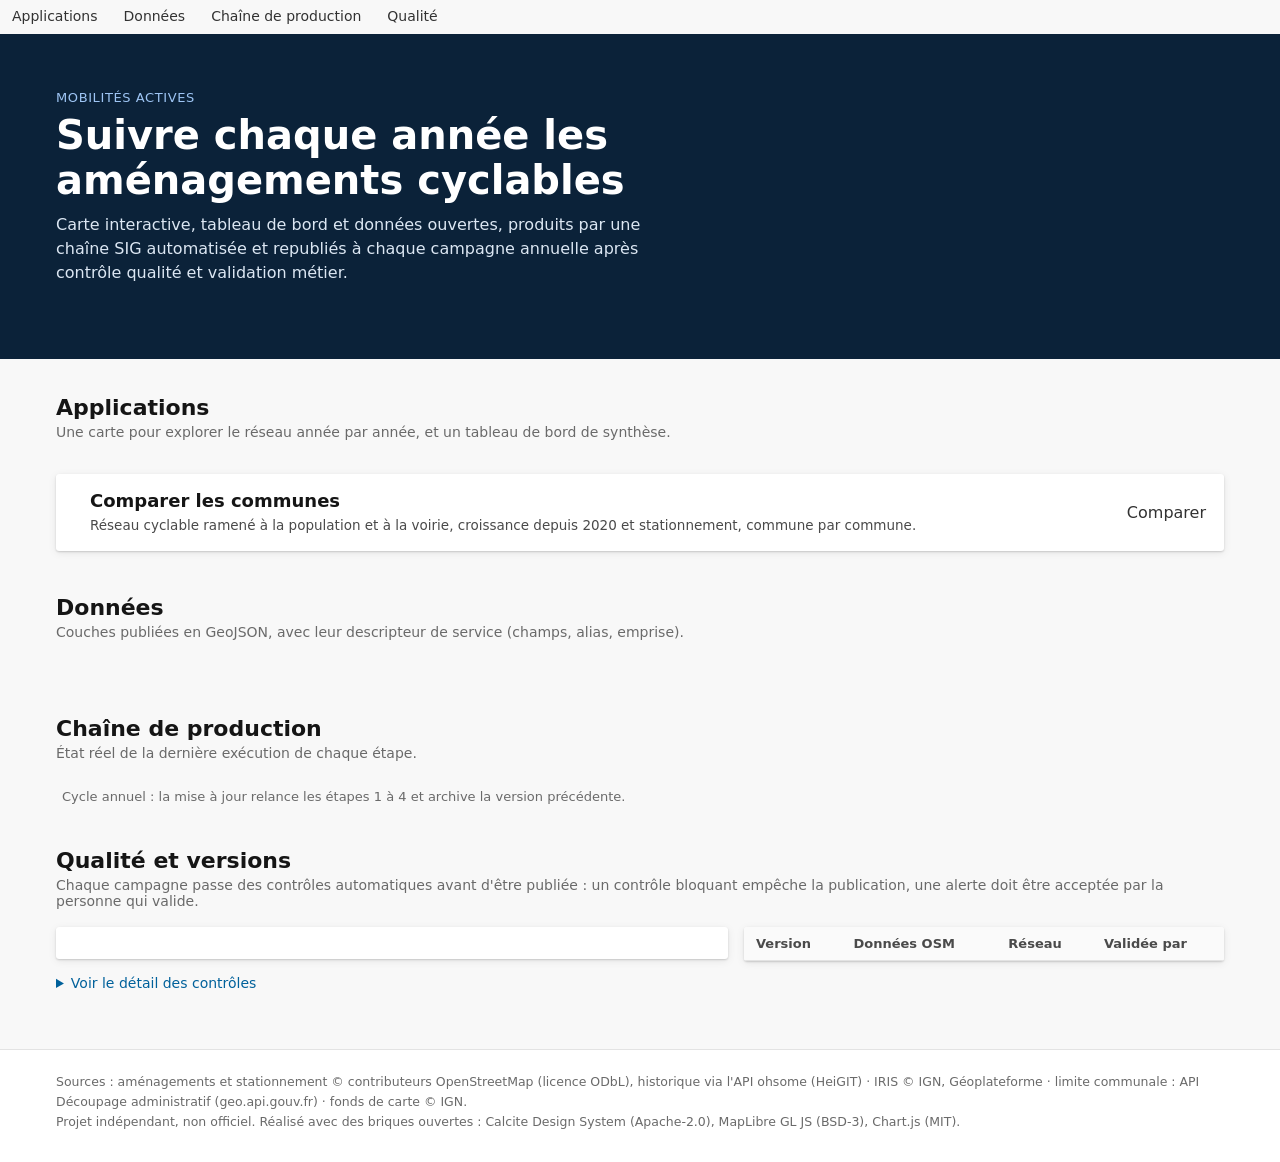
<file: index.html>
<!doctype html>
<html lang="fr">
<head>
<meta charset="utf-8">
<meta name="viewport" content="width=device-width, initial-scale=1">
<title>Montreuil à vélo</title>
<meta http-equiv="refresh" content="0; url=04_applications/index.html">
<link rel="canonical" href="04_applications/index.html">
<style>body { font-family: system-ui, sans-serif; margin: 40px 16px; color: #2b2b2b; background: #fff; }</style>
</head>
<body>
<p><a href="04_applications/index.html">Ouvrir le portail Montreuil à vélo</a></p>
</body>
</html>
</file>
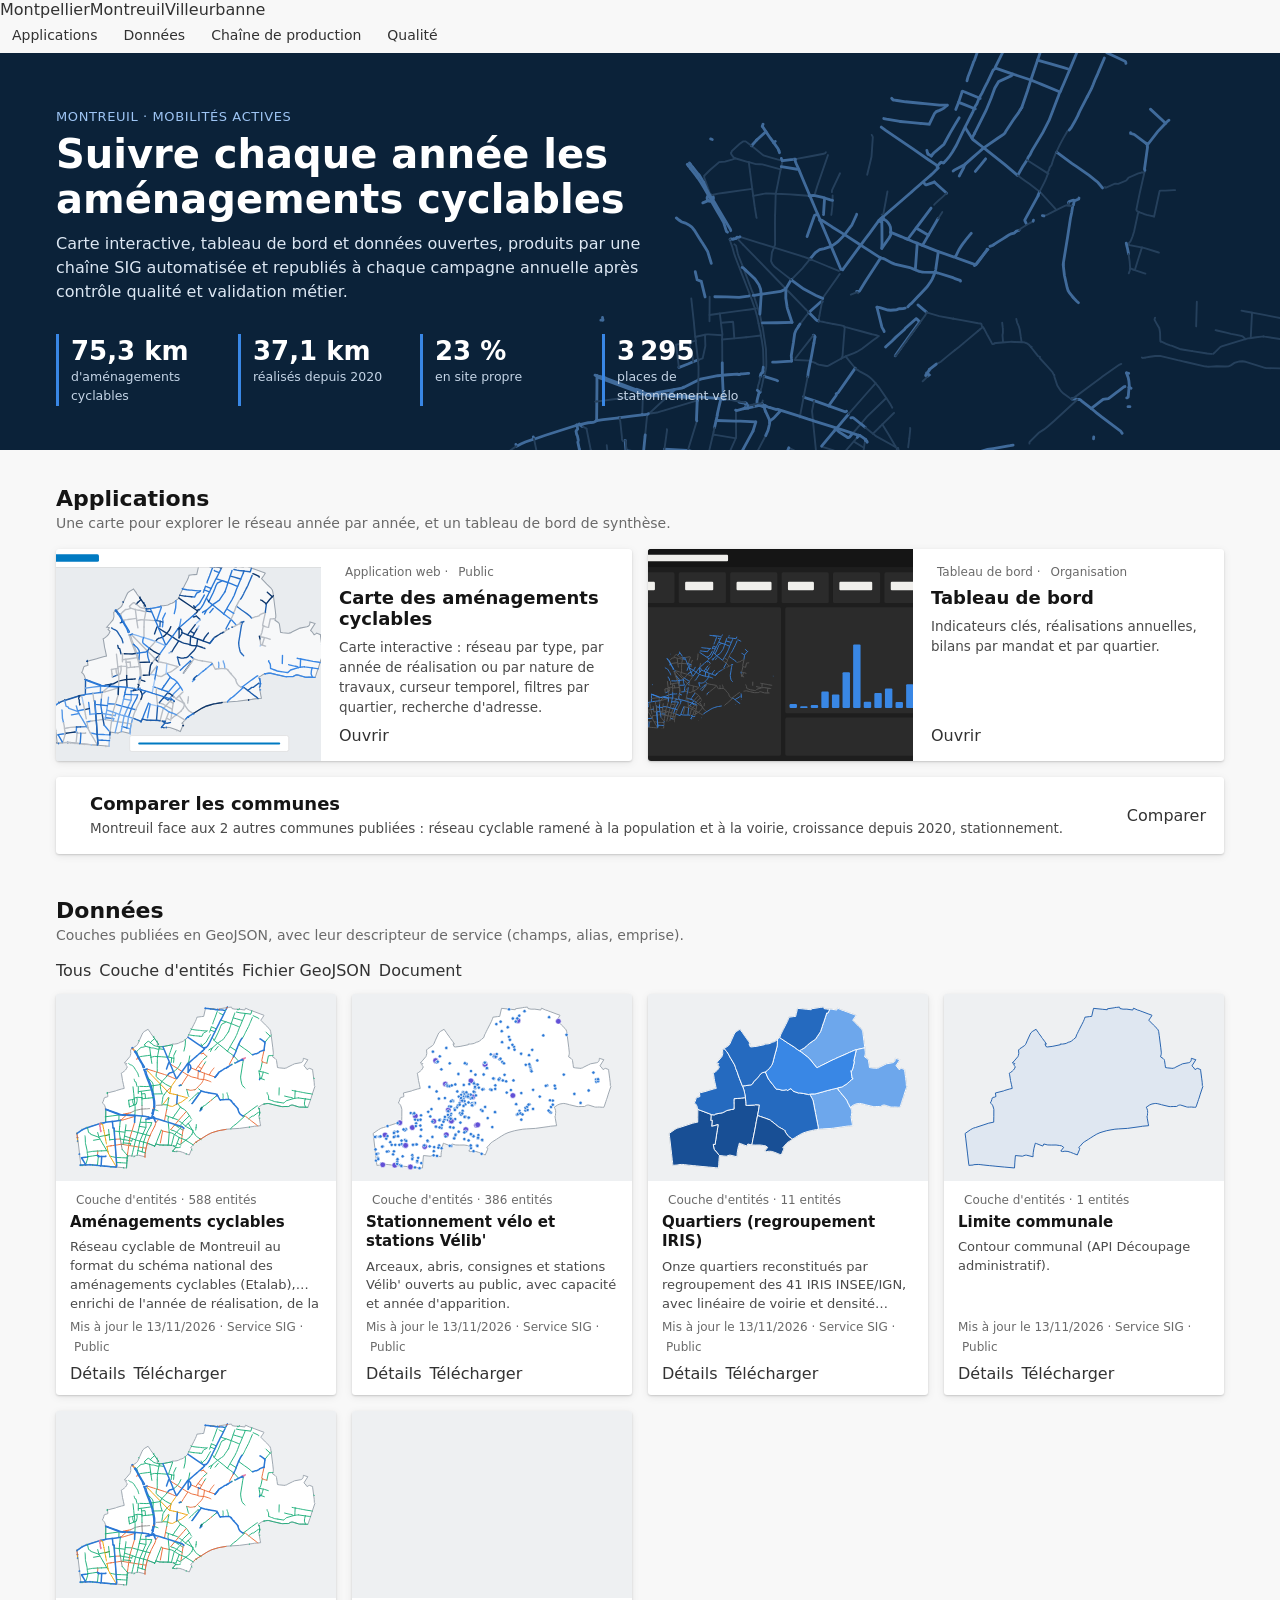
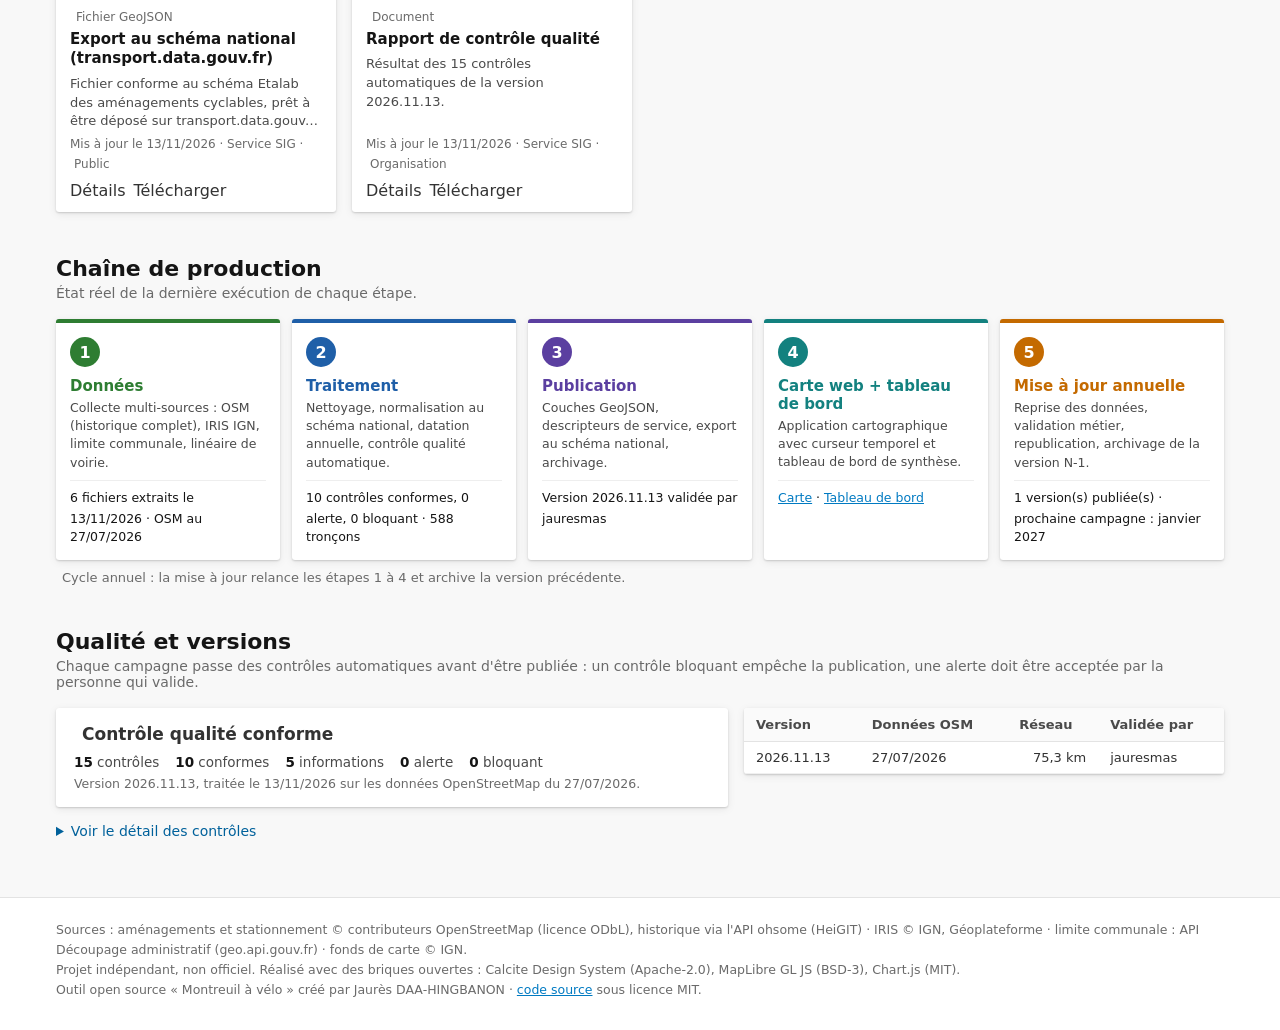
<file: 04_applications/index.html>
<!doctype html>
<html lang="fr">
<head>
<meta charset="utf-8">
<meta name="viewport" content="width=device-width, initial-scale=1">
<title>Portail vélo</title>
<meta name="description" content="Portail des données et applications de suivi annuel des aménagements cyclables">
<link rel="stylesheet" href="https://js.arcgis.com/calcite-components/2.13.2/calcite.css">
<script type="module" src="https://js.arcgis.com/calcite-components/2.13.2/calcite.esm.js"></script>
<link rel="stylesheet" href="assets/commun.css">
<style>
  body { background: #f8f8f8; }
  a { color: var(--mv-bleu); }
  .conteneur { max-width: 1200px; margin: 0 auto; padding: 0 16px; }
  .nav-liens { display: flex; gap: 2px; padding-inline-end: 12px; }
  .nav-liens a { color: #323232; text-decoration: none; font-size: 14px; padding: 8px 12px; border-bottom: 2px solid transparent; }
  .nav-liens a:hover { color: var(--mv-bleu); border-bottom-color: var(--mv-bleu); }

  .heros { position: relative; overflow: hidden; background: #0b2239; color: #fff; }
  .heros svg.reseau { position: absolute; right: -40px; top: -30px; height: 140%; opacity: .55; pointer-events: none; }
  .heros .conteneur { position: relative; padding-top: 56px; padding-bottom: 44px; }
  .heros .surtitre { font-size: 13px; letter-spacing: .6px; text-transform: uppercase; color: #9ec5f4; }
  .heros h1 { font-size: 40px; line-height: 1.12; margin: 8px 0 10px; font-weight: 600; max-width: 640px; }
  .heros p.intro { font-size: 16px; line-height: 1.5; max-width: 600px; margin: 0 0 22px; color: #dce7f3; }
  .heros calcite-input { max-width: 520px; }
  .chiffres { display: grid; grid-template-columns: repeat(4, minmax(0, 170px)); gap: 12px; margin-top: 30px; }
  .chiffre { border-left: 3px solid #3987e5; padding: 2px 0 2px 12px; }
  .chiffre b { display: block; font-size: 26px; font-weight: 600; }
  .chiffre span { font-size: 12.5px; color: #c4d4e6; }

  section.bloc { padding: 36px 0 8px; }
  .bloc h2 { font-size: 22px; font-weight: 600; margin: 0 0 4px; color: #151515; }
  .bloc .chapo { color: #6a6a6a; margin: 0 0 18px; font-size: 14px; }

  .applis { display: grid; grid-template-columns: 1fr 1fr; gap: 16px; }
  .appli { display: grid; grid-template-columns: 46% 1fr; background: #fff; box-shadow: var(--mv-carte-ombre); border-radius: 3px; overflow: hidden; }
  .appli img { width: 100%; height: 100%; object-fit: cover; display: block; background: #e9ecef; min-height: 180px; }
  .appli .txt { padding: 16px 18px; display: flex; flex-direction: column; gap: 8px; }
  .appli h3 { margin: 0; font-size: 18px; color: #151515; }
  .appli p { margin: 0; font-size: 13.5px; color: #4a4a4a; line-height: 1.5; flex: 1; }

  .comparer { display: flex; align-items: center; gap: 16px; margin-top: 16px; padding: 16px 18px; background: #fff;
    box-shadow: var(--mv-carte-ombre); border-radius: 3px; }
  .comparer > calcite-icon { color: #2a78d6; flex: none; }
  .comparer > div { flex: 1; min-width: 0; }
  .comparer h3 { margin: 0 0 4px; font-size: 18px; color: #151515; }
  .comparer p { margin: 0; font-size: 13.5px; color: #4a4a4a; line-height: 1.5; }
  @media (max-width: 560px) { .comparer { flex-wrap: wrap; } .comparer > calcite-icon { display: none; } }

  .filtres { display: flex; flex-wrap: wrap; gap: 8px; margin-bottom: 14px; }
  .grille-items { display: grid; grid-template-columns: repeat(auto-fill, minmax(260px, 1fr)); gap: 16px; }
  .item { background: #fff; border-radius: 3px; box-shadow: var(--mv-carte-ombre); display: flex; flex-direction: column; overflow: hidden; }
  .item .vign { aspect-ratio: 3 / 2; background: #eef0f2; display: grid; place-items: center; color: #9aa3ad; }
  .item .vign img { width: 100%; height: 100%; object-fit: cover; display: block; }
  .item .corps { padding: 12px 14px 10px; display: flex; flex-direction: column; gap: 6px; flex: 1; }
  .item .type { display: flex; align-items: center; gap: 6px; font-size: 12px; color: #6a6a6a; }
  .item h3 { margin: 0; font-size: 15px; line-height: 1.3; color: #151515; }
  .item p { margin: 0; font-size: 13px; color: #4a4a4a; line-height: 1.45; flex: 1; display: -webkit-box; -webkit-line-clamp: 3; -webkit-box-orient: vertical; overflow: hidden; }
  .item .meta { font-size: 12px; color: #6a6a6a; display: flex; align-items: center; gap: 6px; flex-wrap: wrap; }
  .item .actions { display: flex; gap: 8px; padding: 0 14px 12px; }
  .partage { display: inline-flex; align-items: center; gap: 4px; }

  .chaine { display: grid; grid-template-columns: repeat(5, minmax(0, 1fr)); gap: 12px; }
  .etape { background: #fff; border-radius: 3px; box-shadow: var(--mv-carte-ombre); padding: 14px; border-top: 4px solid var(--c); position: relative; }
  .etape .num { width: 30px; height: 30px; border-radius: 50%; background: var(--c); color: #fff; display: grid; place-items: center; font-weight: 600; }
  .etape h3 { margin: 10px 0 4px; font-size: 15px; color: var(--c-texte, var(--c)); }
  .etape .quoi { font-size: 12.5px; color: #4a4a4a; line-height: 1.45; margin: 0 0 8px; }
  .etape .etat { font-size: 12.5px; color: #151515; line-height: 1.45; border-top: 1px solid #eee; padding-top: 8px; }
  .etape .etat calcite-icon { vertical-align: -3px; }
  .cycle { margin-top: 10px; font-size: 13px; color: #6a6a6a; display: flex; align-items: center; gap: 6px; }

  .deux { display: grid; grid-template-columns: 1.4fr 1fr; gap: 16px; align-items: start; }
  .deux > * { min-width: 0; }
  .tableau { background: #fff; box-shadow: var(--mv-carte-ombre); border-radius: 3px; overflow: auto; }
  .tableau table { width: 100%; border-collapse: collapse; font-size: 13px; }
  .tableau th { text-align: left; font-weight: 600; color: #4a4a4a; padding: 9px 12px; border-bottom: 1px solid #e3e3e3; background: #fafafa; }
  .tableau td { padding: 8px 12px; border-bottom: 1px solid #f0f0f0; vertical-align: top; }
  .tableau td.n { text-align: right; font-variant-numeric: tabular-nums; }
  .statut { display: inline-flex; align-items: center; gap: 4px; font-weight: 600; white-space: nowrap; }
  .statut.OK { color: #006300; } .statut.INFO { color: #4a4a4a; } .statut.ALERTE { color: #8c4a00; } .statut.BLOQUANT { color: #b02a2a; }
  .qc-resume { background: #fff; box-shadow: var(--mv-carte-ombre); border-radius: 3px; padding: 16px 18px; }
  .qc-resume .qc-titre { display: flex; align-items: center; gap: 8px; font-size: 17px; font-weight: 600; }
  .qc-resume .qc-comptes { display: flex; flex-wrap: wrap; gap: 4px 16px; margin-top: 10px; font-size: 13.5px; color: #4a4a4a; }
  .qc-resume .qc-comptes b { font-variant-numeric: tabular-nums; color: #151515; }
  .qc-resume .qc-date { margin-top: 6px; font-size: 12.5px; color: #6a6a6a; }
  .qc-detail { margin-top: 10px; }
  .qc-detail summary { cursor: pointer; color: #00619b; font-size: 14px; padding: 6px 0; }
  .qc-detail .tableau { margin-top: 6px; }

  footer.pied { margin-top: 44px; background: #fff; border-top: 1px solid #e3e3e3; padding: 22px 0 30px; font-size: 12.5px; color: #6a6a6a; line-height: 1.6; }

  dialog.fiche { width: min(860px, calc(100vw - 32px)); max-height: calc(100vh - 48px); border: 0; padding: 0; border-radius: 4px;
    box-shadow: 0 8px 40px rgba(0,0,0,.35); font-family: var(--mv-police); color: #323232; }
  dialog.fiche::backdrop { background: rgba(0,0,0,.45); }
  .fiche-tete { display: flex; gap: 16px; padding: 18px 20px 0; align-items: flex-start; }
  .fiche-tete img { width: 150px; aspect-ratio: 3/2; object-fit: cover; border-radius: 2px; background: #eef0f2; flex: none; }
  .fiche-tete h2 { margin: 2px 0 6px; font-size: 20px; color: #151515; }
  .fiche-tete .type { font-size: 13px; color: #6a6a6a; display: flex; gap: 6px; align-items: center; }
  .fiche-onglets { padding: 0 20px; }
  .fiche-corps { padding: 14px 20px 20px; overflow: auto; max-height: calc(100vh - 300px); font-size: 13.5px; line-height: 1.55; }
  .fiche-corps dl { display: grid; grid-template-columns: 180px 1fr; gap: 6px 14px; margin: 12px 0 0; }
  .fiche-corps dt { color: #6a6a6a; } .fiche-corps dd { margin: 0; }
  .fiche-pied { display: flex; justify-content: flex-end; gap: 8px; padding: 12px 20px; border-top: 1px solid #eee; }

  @media (max-width: 960px) {
    .applis, .deux { grid-template-columns: 1fr; }
    .chaine { grid-template-columns: 1fr 1fr; }
    .chiffres { grid-template-columns: repeat(2, minmax(0, 1fr)); }
    .heros h1 { font-size: 30px; }
    .nav-liens { display: none; }
  }
  @media (max-width: 560px) {
    .heros svg.reseau { opacity: .2; }
    .appli { grid-template-columns: 1fr; }
    .appli img { aspect-ratio: 3/2; min-height: 0; }
    .chaine { grid-template-columns: 1fr; }
    .fiche-tete img { display: none; }
    .fiche-corps dl { grid-template-columns: 1fr; }
  }
</style>
</head>
<body>
<calcite-navigation>
  <calcite-navigation-logo slot="logo" icon="biking" heading="Portail vélo" description="Portail des données cyclables"></calcite-navigation-logo>
  <calcite-select slot="content-end" id="choix-commune" label="Commune" scale="s" hidden></calcite-select>
  <nav slot="content-end" class="nav-liens" aria-label="Sections">
    <a href="#applications">Applications</a><a href="#donnees">Données</a><a href="#chaine">Chaîne de production</a><a href="#qualite">Qualité</a>
  </nav>
</calcite-navigation>

<header class="heros">
  <svg class="reseau" id="reseau" aria-hidden="true"></svg>
  <div class="conteneur">
    <div class="surtitre" id="surtitre">Mobilités actives</div>
    <h1>Suivre chaque année les aménagements cyclables</h1>
    <p class="intro">Carte interactive, tableau de bord et données ouvertes, produits par une chaîne SIG automatisée
      et republiés à chaque campagne annuelle après contrôle qualité et validation métier.</p>
    <calcite-input id="q" icon="search" scale="l" placeholder="Rechercher une application ou un jeu de données" clearable label="Rechercher"></calcite-input>
    <div class="chiffres" id="chiffres"></div>
  </div>
</header>

<main class="conteneur">
  <section class="bloc" id="applications">
    <h2>Applications</h2>
    <p class="chapo">Une carte pour explorer le réseau année par année, et un tableau de bord de synthèse.</p>
    <div class="applis" id="applis"></div>
    <div class="comparer" id="comparer" hidden>
      <calcite-icon icon="graph-bar" scale="l"></calcite-icon>
      <div><h3>Comparer les communes</h3>
        <p id="comparer-texte">Réseau cyclable ramené à la population et à la voirie, croissance depuis 2020 et stationnement, commune par commune.</p></div>
      <calcite-button id="comparer-lien" icon-end="launch">Comparer</calcite-button>
    </div>
  </section>

  <section class="bloc" id="donnees">
    <h2>Données</h2>
    <p class="chapo">Couches publiées en GeoJSON, avec leur descripteur de service (champs, alias, emprise).</p>
    <div class="filtres" id="filtres"></div>
    <div class="grille-items" id="items"></div>
  </section>

  <section class="bloc" id="chaine">
    <h2>Chaîne de production</h2>
    <p class="chapo">État réel de la dernière exécution de chaque étape.</p>
    <div class="chaine" id="etapes"></div>
    <div class="cycle"><calcite-icon icon="refresh" scale="s"></calcite-icon>Cycle annuel : la mise à jour relance les étapes 1 à 4 et archive la version précédente.</div>
  </section>

  <section class="bloc" id="qualite">
    <h2>Qualité et versions</h2>
    <p class="chapo">Chaque campagne passe des contrôles automatiques avant d'être publiée : un contrôle bloquant empêche la publication,
      une alerte doit être acceptée par la personne qui valide.</p>
    <div class="deux">
      <div>
        <div class="qc-resume" id="qc-resume"></div>
        <details class="qc-detail">
          <summary>Voir le détail des contrôles</summary>
          <div class="tableau"><table><thead><tr><th>Code</th><th>Contrôle</th><th>Statut</th><th>Résultat</th></tr></thead><tbody id="qc"></tbody></table></div>
        </details>
      </div>
      <div class="tableau"><table><thead><tr><th>Version</th><th>Données OSM</th><th class="n">Réseau</th><th>Validée par</th></tr></thead><tbody id="versions"></tbody></table></div>
    </div>
  </section>
</main>

<footer class="pied">
  <div class="conteneur">
    Sources : aménagements et stationnement © contributeurs OpenStreetMap (licence ODbL), historique via l'API ohsome (HeiGIT) ·
    IRIS © IGN, Géoplateforme · limite communale : API Découpage administratif (geo.api.gouv.fr) · fonds de carte © IGN.<br>
    Projet indépendant, non officiel. Réalisé avec des briques ouvertes : Calcite Design System (Apache-2.0),
    MapLibre GL JS (BSD-3), Chart.js (MIT).<br>
    <span id="credit"></span>
  </div>
</footer>

<dialog class="fiche" id="fiche" aria-labelledby="fiche-titre"></dialog>

<script src="data/communes.js"></script>
<script src="assets/charger.js"></script>
<script src="assets/commun.js"></script>
<script>
(function () {
  const { D, fmt, echapper, A0, A1, dateDonnees, couleurType, commune, lien } = MV;
  const ind = D.indicateurs, t = ind.totaux, qc = D.qc;
  const depuis2020 = ind.par_annee.filter((p) => p.annee >= 2020).reduce((s, p) => s + p.km, 0);
  // Nom de la commune (lu dans les données) et choix de la commune quand plusieurs sont publiées
  document.title = `${commune.nom} à vélo · Portail`;
  document.querySelector("calcite-navigation-logo").heading = `${commune.nom} à vélo`;
  document.getElementById("surtitre").textContent = `${commune.nom} · Mobilités actives`;
  document.getElementById("credit").innerHTML = MV.credit;
  if (commune.autres) {
    const choix = document.getElementById("choix-commune");
    choix.innerHTML = MV_COMMUNES.communes.map((c) => `<calcite-option value="${echapper(c.dossier)}" ${c.dossier === commune.dossier ? "selected" : ""}>${echapper(c.nom)}</calcite-option>`).join("");
    choix.hidden = false;
    choix.addEventListener("calciteSelectChange", () => { location.href = `index.html?commune=${encodeURIComponent(choix.value)}`; });
    // Comparaison des communes, mise en avant de la commune affichée
    const n = MV_COMMUNES.communes.length;
    document.getElementById("comparer-texte").textContent = `${commune.nom} face ${n > 2 ? `aux ${n - 1} autres communes publiées` : "à l'autre commune publiée"} : ` +
      "réseau cyclable ramené à la population et à la voirie, croissance depuis 2020, stationnement.";
    document.getElementById("comparer-lien").href = lien("comparaison/index.html");
    document.getElementById("comparer").hidden = false;
  }
  if (window.innerWidth < 560) document.querySelector("calcite-navigation-logo").description = "Portail des données cyclables";

  // ---------- Bandeau : le réseau réel en filigrane ----------
  (function dessiner() {
    const fc = D.couches.amenagements_cyclables, [[x0, y0], [x1, y1]] = MV.emprise(D.couches.commune);
    const k = Math.cos(((y0 + y1) / 2) * Math.PI / 180), W = 700, H = W * (y1 - y0) / ((x1 - x0) * k);
    const px = (c) => `${(((c[0] - x0) * k) / ((x1 - x0) * k)) * W},${((y1 - c[1]) / (y1 - y0)) * H}`;
    const svg = document.getElementById("reseau");
    svg.setAttribute("viewBox", `0 0 ${W} ${H}`);
    svg.innerHTML = fc.features.map((f) => {
      const g = f.geometry, lignes = g.type === "LineString" ? [g.coordinates] : g.coordinates;
      const recent = (f.properties.annee_realisation || 0) >= 2020;
      return `<path d="${lignes.map((l) => "M" + l.map(px).join("L")).join("")}" fill="none" stroke="${recent ? "#6da7ec" : "#3c5a7a"}" stroke-width="${recent ? 2.4 : 1.6}" stroke-linecap="round"/>`;
    }).join("");
  })();
  document.getElementById("chiffres").innerHTML = [
    [fmt.n1(t.km_total) + " km", "d'aménagements cyclables"],
    [fmt.n1(depuis2020) + " km", "réalisés depuis 2020"],
    [fmt.n0(100 * t.part_site_propre) + " %", "en site propre"],
    [fmt.n0(t.places_declarees), "places de stationnement vélo"],
  ].map(([v, l]) => `<div class="chiffre"><b>${v}</b><span>${l}</span></div>`).join("");

  // ---------- Applications ----------
  const ICONES_TYPE = { "Application web": "map", "Tableau de bord": "dashboard", "Couche d'entités": "layers", "Fichier GeoJSON": "file", "Document": "file-report" };
  const partage = (p) => `<span class="partage"><calcite-icon icon="${p === "Public" ? "globe" : "organization"}" scale="s"></calcite-icon>${p}</span>`;
  const applis = D.catalogue.filter((i) => i.type === "Application web" || i.type === "Tableau de bord");
  document.getElementById("applis").innerHTML = applis.map((a) => `
    <article class="appli" data-cherche="${echapper((a.titre + " " + a.description + " " + a.tags.join(" ")).toLowerCase())}">
      <img src="${a.vignette}" alt="Aperçu : ${echapper(a.titre)}">
      <div class="txt">
        <div class="meta" style="font-size:12px;color:#6a6a6a;display:flex;gap:6px;align-items:center"><calcite-icon icon="${a.icone}" scale="s"></calcite-icon>${a.type} · ${partage(a.partage)}</div>
        <h3>${echapper(a.titre)}</h3><p>${echapper(a.description)}</p>
        <div><calcite-button href="${lien(a.url)}" icon-end="launch">Ouvrir</calcite-button></div>
      </div>
    </article>`).join("");

  // ---------- Éléments de données ----------
  const items = D.catalogue.filter((i) => !applis.includes(i));
  const familles = ["Tous", ...new Set(items.map((i) => i.type))];
  let famille = "Tous";
  document.getElementById("filtres").innerHTML = familles.map((f) =>
    `<calcite-chip value="${f}" ${f === "Tous" ? 'kind="brand"' : ""} appearance="${f === "Tous" ? "solid" : "outline-fill"}" scale="s" style="cursor:pointer" data-f="${f}">${f}</calcite-chip>`).join("");
  document.getElementById("filtres").addEventListener("click", (e) => {
    const c = e.target.closest("calcite-chip"); if (!c) return;
    famille = c.dataset.f;
    document.querySelectorAll("#filtres calcite-chip").forEach((x) => {
      const on = x.dataset.f === famille; x.kind = on ? "brand" : "neutral"; x.appearance = on ? "solid" : "outline-fill";
    });
    filtrer();
  });
  document.getElementById("items").innerHTML = items.map((i, n) => `
    <article class="item" data-n="${n}" data-type="${i.type}" data-cherche="${echapper((i.titre + " " + i.description + " " + i.tags.join(" ")).toLowerCase())}">
      <div class="vign">${i.vignette ? `<img src="${i.vignette}" alt="" loading="lazy">` : `<calcite-icon icon="${ICONES_TYPE[i.type] || "file"}" scale="l"></calcite-icon>`}</div>
      <div class="corps">
        <div class="type"><calcite-icon icon="${ICONES_TYPE[i.type] || "file"}" scale="s"></calcite-icon>${i.type}${i.nb_entites != null ? ` · ${fmt.n0(i.nb_entites)} entités` : ""}</div>
        <h3>${echapper(i.titre)}</h3><p>${echapper(i.description)}</p>
        <div class="meta">Mis à jour le ${fmt.date(i.modifie)} · ${echapper(i.proprietaire)} · ${partage(i.partage)}</div>
      </div>
      <div class="actions">
        <calcite-button appearance="outline" scale="s" data-fiche="${n}">Détails</calcite-button>
        <calcite-button appearance="transparent" scale="s" icon-start="download" href="${i.url}" download>Télécharger</calcite-button>
      </div>
    </article>`).join("");
  const champ = document.getElementById("q");
  function filtrer() {
    const q = (champ.value || "").toLowerCase().trim();
    document.querySelectorAll(".item").forEach((el) => {
      el.hidden = !((famille === "Tous" || el.dataset.type === famille) && (!q || el.dataset.cherche.includes(q)));
    });
    document.querySelectorAll(".appli").forEach((el) => { el.hidden = q && !el.dataset.cherche.includes(q); });
  }
  champ.addEventListener("calciteInputInput", filtrer);

  // ---------- Fiche d'élément (vue d'ensemble / données) ----------
  const fiche = document.getElementById("fiche");
  document.getElementById("items").addEventListener("click", (e) => {
    const b = e.target.closest("[data-fiche]"); if (!b) return;
    ouvrirFiche(items[+b.dataset.fiche]);
  });
  function ouvrirFiche(i) {
    const s = i.service ? D.services[i.service] : null;
    const e = s && s.emprise_wgs84;
    fiche.innerHTML = `
      <div class="fiche-tete">${i.vignette ? `<img src="${i.vignette}" alt="">` : ""}
        <div style="flex:1;min-width:0"><div class="type"><calcite-icon icon="${ICONES_TYPE[i.type] || "file"}" scale="s"></calcite-icon>${i.type}</div>
          <h2 id="fiche-titre">${echapper(i.titre)}</h2>
          <div class="type">Propriétaire : ${echapper(i.proprietaire)} · Mis à jour le ${fmt.date(i.modifie)} · ${partage(i.partage)}</div></div>
        <calcite-action icon="x" text="Fermer" id="fiche-fermer"></calcite-action>
      </div>
      <div class="fiche-onglets"><calcite-tabs>
        <calcite-tab-nav slot="title-group"><calcite-tab-title selected>Vue d'ensemble</calcite-tab-title>${s ? "<calcite-tab-title>Données</calcite-tab-title>" : ""}</calcite-tab-nav>
        <calcite-tab selected><div class="fiche-corps">
          <p>${echapper(i.description)}</p>
          <dl>
            <dt>Type</dt><dd>${i.type}</dd>
            ${s ? `<dt>Géométrie</dt><dd>${s.geometrie} · ${fmt.n0(s.nb_entites)} entités</dd><dt>Système de coordonnées</dt><dd>${s.systeme} (WGS 84) ; Lambert-93 dans le GeoPackage de travail</dd>
            <dt>Emprise</dt><dd>${e.map((x) => x.toFixed(4)).join(", ")}</dd><dt>URL du service</dt><dd><code>03_publication/${s.url}</code></dd>` : ""}
            <dt>Version</dt><dd>${i.version}</dd>
            <dt>Mots-clés</dt><dd>${i.tags.map(echapper).join(", ")}</dd>
            <dt>Licence</dt><dd>${i.type === "Document" ? "Usage interne" : "Open Database License (ODbL), données issues d'OpenStreetMap"}</dd>
          </dl></div></calcite-tab>
        ${s ? `<calcite-tab><div class="fiche-corps"><div class="tableau" style="box-shadow:none"><table><thead><tr><th>Champ</th><th>Alias</th><th>Type</th></tr></thead><tbody>
          ${s.champs.map((c) => `<tr><td><code>${c.nom}</code></td><td>${echapper(c.alias)}</td><td>${c.type}</td></tr>`).join("")}</tbody></table></div></div></calcite-tab>` : ""}
      </calcite-tabs></div>
      <div class="fiche-pied"><calcite-button appearance="outline" id="fiche-ok">Fermer</calcite-button>
        <calcite-button icon-start="download" href="${i.url}" download>Télécharger</calcite-button></div>`;
    fiche.showModal();
    fiche.querySelector("#fiche-fermer").onclick = fiche.querySelector("#fiche-ok").onclick = () => fiche.close();
  }
  fiche.addEventListener("click", (e) => { if (e.target === fiche) fiche.close(); });

  // ---------- Chaîne de production ----------
  const derniere = D.historique[D.historique.length - 1] || {};
  const nb = (s) => qc.controles.filter((c) => c.statut === s).length;
  const collecte = ind.meta.sources.length ? fmt.date(ind.meta.sources[0].extrait_le) : "inconnue";
  const ok = `<calcite-icon icon="check-circle" scale="s" style="color:#006300"></calcite-icon>`;
  const alerte = `<calcite-icon icon="exclamation-mark-triangle" scale="s" style="color:#8c4a00"></calcite-icon>`;
  const ETAPES = [
    { n: 1, c: "#2e7d32", titre: "Données", quoi: "Collecte multi-sources : OSM (historique complet), IRIS IGN, limite communale, linéaire de voirie.",
      etat: `${ok} ${ind.meta.sources.length} fichiers extraits le ${collecte} · OSM au ${fmt.date(dateDonnees)}` },
    { n: 2, c: "#1f5fa8", titre: "Traitement", quoi: "Nettoyage, normalisation au schéma national, datation annuelle, contrôle qualité automatique.",
      etat: `${qc.statut_global === "OK" ? ok : alerte} ${nb("OK")} contrôles conformes, ${nb("ALERTE")} alerte, ${nb("BLOQUANT")} bloquant · ${fmt.n0(t.nb_objets)} tronçons` },
    { n: 3, c: "#5b3fa0", titre: "Publication", quoi: "Couches GeoJSON, descripteurs de service, export au schéma national, archivage.",
      etat: `${ok} Version ${D.version}${derniere.valide_par ? ` validée par ${echapper(derniere.valide_par)}` : ""}` },
    { n: 4, c: "#13817f", titre: "Carte web + tableau de bord", quoi: "Application cartographique avec curseur temporel et tableau de bord de synthèse.",
      etat: `${ok} <a href="${lien("carte/index.html")}">Carte</a> · <a href="${lien("tableau-de-bord/index.html")}">Tableau de bord</a>` },
    { n: 5, c: "#c46a00", titre: "Mise à jour annuelle", quoi: "Reprise des données, validation métier, republication, archivage de la version N-1.",
      etat: `${ok} ${D.historique.length} version(s) publiée(s) · prochaine campagne : janvier ${new Date(D.historique[0]?.publie_le || Date.now()).getFullYear() + 1}` },
  ];
  document.getElementById("etapes").innerHTML = ETAPES.map((e) => `<article class="etape" style="--c:${e.c}">
    <div class="num">${e.n}</div><h3>${e.titre}</h3><p class="quoi">${e.quoi}</p><div class="etat">${e.etat}</div></article>`).join("");

  // ---------- Qualité et versions ----------
  const ICO = { OK: "check-circle", INFO: "information", ALERTE: "exclamation-mark-triangle", BLOQUANT: "x-circle" };
  const LIB = { OK: "Conforme", INFO: "Information", ALERTE: "Alerte", BLOQUANT: "Bloquant" };
  const pluriel = (n, mot) => `<b>${n}</b> ${mot}${n > 1 ? "s" : ""}`;
  const verdict = { OK: "Contrôle qualité conforme", ALERTE: "Contrôle qualité conforme, avec alerte acceptée", BLOQUANT: "Contrôle qualité bloquant" }[qc.statut_global];
  document.getElementById("qc-resume").innerHTML = `
    <div class="qc-titre"><span class="statut ${qc.statut_global}"><calcite-icon icon="${ICO[qc.statut_global]}" scale="m"></calcite-icon></span>${verdict}</div>
    <div class="qc-comptes"><span>${pluriel(qc.controles.length, "contrôle")}</span><span>${pluriel(nb("OK"), "conforme")}</span>
      <span>${pluriel(nb("INFO"), "information")}</span><span>${pluriel(nb("ALERTE"), "alerte")}</span><span>${pluriel(nb("BLOQUANT"), "bloquant")}</span></div>
    <div class="qc-date">Version ${qc.version}, traitée le ${fmt.date(ind.meta.date_traitement)} sur les données OpenStreetMap du ${fmt.date(dateDonnees)}.</div>`;
  document.getElementById("qc").innerHTML = qc.controles.map((c) => `<tr><td>${c.code}</td><td>${echapper(c.controle)}</td>
    <td><span class="statut ${c.statut}"><calcite-icon icon="${ICO[c.statut]}" scale="s"></calcite-icon>${LIB[c.statut]}</span></td><td>${echapper(c.valeur)}</td></tr>`).join("");
  document.getElementById("versions").innerHTML = [...D.historique].reverse().map((h) => `<tr><td>${h.version}</td><td>${fmt.date(h.donnees_osm)}</td>
    <td class="n">${fmt.km(h.km_total)}</td><td>${echapper(h.valide_par || "non renseigné")}</td></tr>`).join("");
})();
</script>
</body>
</html>
</file>
<file: 04_applications/assets/commun.css>
/* Styles partagés par le portail, la carte et le tableau de bord (Calcite Design System) */
:root {
  --mv-police: "Avenir Next LT Pro", "Avenir Next", Avenir, "Segoe UI", system-ui, -apple-system, sans-serif;
  --mv-bleu: #007ac2;
  --mv-bleu-fonce: #00619b;
  --mv-texte: #323232;
  --mv-texte-2: #6a6a6a;
  --mv-bord: #dfdfdf;
  --mv-fond: #f8f8f8;
  --mv-carte-ombre: 0 1px 2px rgba(0, 0, 0, .16), 0 2px 8px rgba(0, 0, 0, .08);
}
html, body { margin: 0; height: 100%; }
body { font-family: var(--mv-police); color: var(--mv-texte); background: var(--mv-fond); }
* { box-sizing: border-box; }

/* ---------- Fenêtre contextuelle ---------- */
.maplibregl-popup.popup-fiche .maplibregl-popup-content {
  padding: 0; border-radius: 4px; box-shadow: 0 1px 4px rgba(0, 0, 0, .3), 0 4px 16px rgba(0, 0, 0, .12);
  font-family: var(--mv-police); color: #323232; background: #fff; width: min(340px, calc(100vw - 32px));
}
.maplibregl-popup.popup-fiche .maplibregl-popup-tip { border-top-color: #fff; border-bottom-color: #fff; }
.pp-tete { display: flex; align-items: flex-start; gap: 8px; padding: 12px 8px 10px 15px; border-bottom: 1px solid #ececec; }
.pp-tete h2 { margin: 0; flex: 1; font-size: 15px; font-weight: 600; line-height: 1.35; color: #151515; }
.pp-btn { border: 0; background: none; width: 30px; height: 30px; display: grid; place-items: center; color: #6a6a6a; cursor: pointer; border-radius: 2px; }
.pp-btn:hover { background: #f3f3f3; color: #151515; }
.pp-corps { max-height: 260px; overflow: auto; padding: 4px 0; }
.pp-champs { width: 100%; border-collapse: collapse; font-size: 13px; }
.pp-champs tr:nth-child(odd) { background: rgba(0, 0, 0, .04); }
.pp-champs th { text-align: left; font-weight: 400; color: #6a6a6a; padding: 6px 8px 6px 15px; width: 46%; vertical-align: top; }
.pp-champs td { padding: 6px 15px 6px 8px; color: #151515; word-break: break-word; }
.pp-champs tr.alerte td, .pp-champs tr.alerte th { color: #8c4a00; background: #fff4e0; }
.pp-pied { display: flex; gap: 4px; padding: 6px 8px; border-top: 1px solid #ececec; }
.pp-action { display: inline-flex; align-items: center; gap: 6px; border: 0; background: none; color: var(--mv-bleu);
  font: 500 13px var(--mv-police); padding: 6px 8px; border-radius: 2px; cursor: pointer; text-decoration: none; }
.pp-action:hover { background: #f0f6fb; color: var(--mv-bleu-fonce); }

/* ---------- Contrôles de carte (zoom, accueil, boussole) ---------- */
.ctl-pile { position: absolute; z-index: 2; display: flex; flex-direction: column; box-shadow: 0 1px 2px rgba(0,0,0,.3); border-radius: 2px; overflow: hidden; }
.ctl-pile button { width: 32px; height: 32px; border: 0; background: #fff; color: #6e6e6e; display: grid; place-items: center; cursor: pointer; }
.ctl-pile button + button { border-top: 1px solid #e3e3e3; }
.ctl-pile button:hover { background: #f3f3f3; color: #151515; }
.ctl-pile button:focus-visible { outline: 2px solid var(--mv-bleu); outline-offset: -2px; }
.maplibregl-ctrl-scale { border-color: #6e6e6e; color: #323232; font: 11px var(--mv-police); background: rgba(255,255,255,.75); }
.maplibregl-ctrl-attrib { font: 11px var(--mv-police); }
</file>
